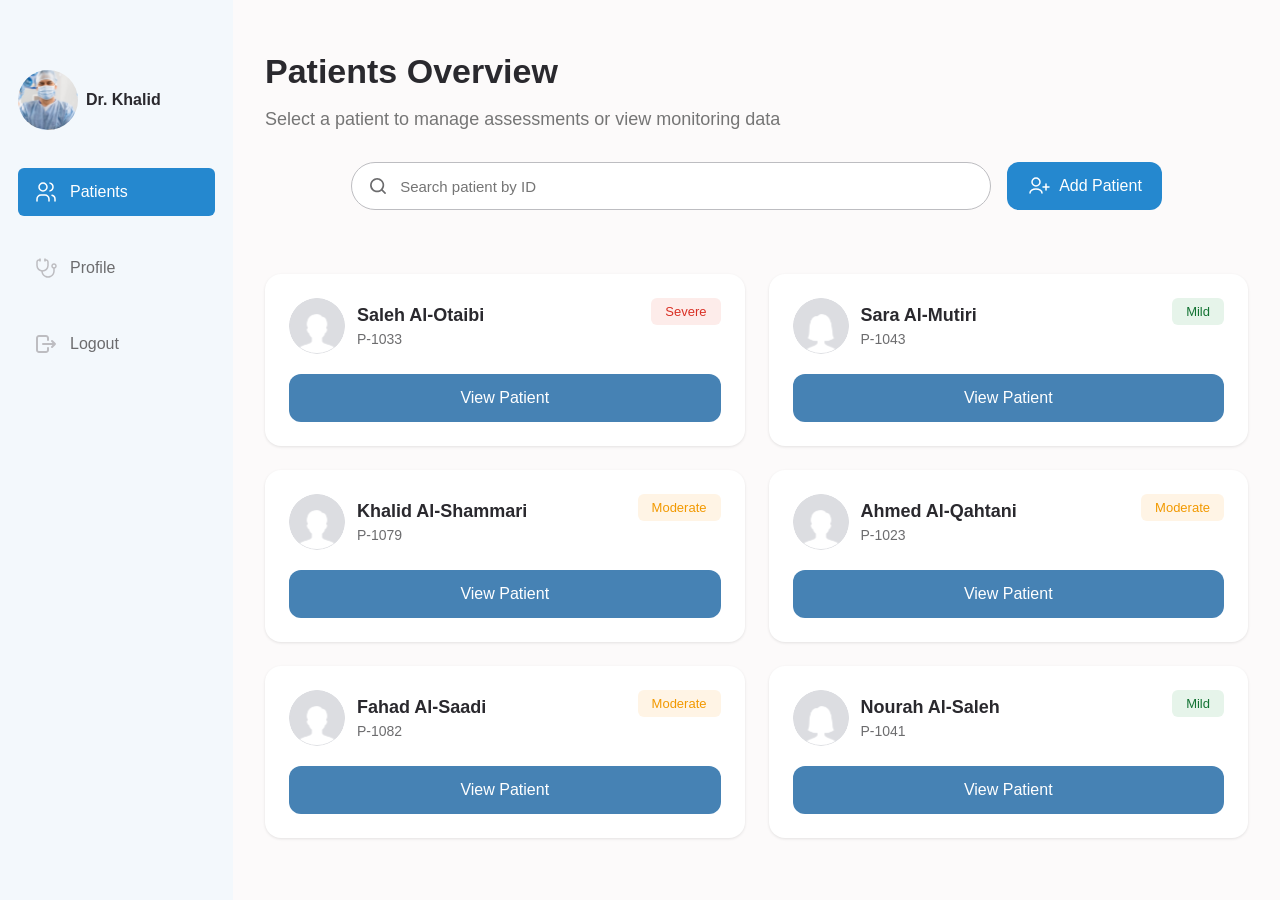
<file: index.html>
<!DOCTYPE html>
<html lang="en">
  <head>
    <meta charset="utf-8" />
    <meta name="viewport" content="width=device-width, initial-scale=1" />
    <title>Patients Overview - Dr. Khalid</title>
    <link rel="stylesheet" href="styles.css" />
  </head>
  
  <body>
    <div class="patients-page">
      <!-- ============================================
           SIDEBAR - القائمة الجانبية
      ============================================= -->
      <aside class="sidebar" id="sidebar" role="navigation" aria-label="Main navigation">
        <div class="sidebar-profile">
          <img src="img/Doctor.svg" alt="Dr. Khalid profile picture" />
          <span class="doctor-name">Dr. Khalid</span>
        </div>

        <nav class="sidebar-menu">
          <a href="#patients" class="menu-item active">
            <img src="img/patients icon.svg"/>
            <span>Patients</span>
          </a>
          <a href="#profile" class="menu-item">
            <img src="img/stethoscope.svg"/>
            <span>Profile</span>
          </a>
          <a href="#logout" class="menu-item logout">
            <img src="img/logout.svg"/>
            <span>Logout</span>
          </a>
        </nav>
      </aside>

      <!-- ============================================
           MAIN CONTENT - المحتوى الرئيسي
      ============================================= -->
      <main class="patients-content">
        <header class="patients-header">
          <h1>Patients Overview</h1>
          <p>Select a patient to manage assessments or view monitoring data</p>

          <div class="patients-actions">
            <input
              type="search"
              class="search-input"
              placeholder="Search patient by ID"
              aria-label="Search patient by ID"
            />
            <button class="btn btn-primary" id="addPatientBtn">
              <img src="img/addPatient.svg"/>
              <span>Add Patient</span>
            </button>
          </div>
        </header>

        <!-- ============================================
             PATIENTS GRID - شبكة بطاقات المرضى
        ============================================= -->
        <section class="patients-grid">
          <!-- Patient Cards -->
          <article class="patient-card" data-age="35" data-room="R-101">
            <div class="patient-card-header">
              <div class="patient-info">
                <img src="img/male pic.svg" alt="Saleh Al-Otaibi" />
                <div>
                  <h2 class="patient-name">Saleh Al-Otaibi</h2>
                  <span class="patient-id">P-1033</span>
                </div>
              </div>
              <span class="patient-status severe">Severe</span>
            </div>
            <button class="btn btn-secondary view-patient-btn">View Patient</button>
          </article>

          <article class="patient-card" data-age="28" data-room="R-205">
            <div class="patient-card-header">
              <div class="patient-info">
                <img src="img/female.svg" alt="Sara Al-Mutiri" />
                <div>
                  <h2 class="patient-name">Sara Al-Mutiri</h2>
                  <span class="patient-id">P-1043</span>
                </div>
              </div>
              <span class="patient-status mild">Mild</span>
            </div>
            <button class="btn btn-secondary view-patient-btn">View Patient</button>
          </article>

          <article class="patient-card" data-age="42" data-room="R-206">
            <div class="patient-card-header">
              <div class="patient-info">
                <img src="img/male pic.svg" alt="Khalid Al-Shammari" />
                <div>
                  <h2 class="patient-name">Khalid Al-Shammari</h2>
                  <span class="patient-id">P-1079</span>
                </div>
              </div>
              <span class="patient-status moderate">Moderate</span>
            </div>
            <button class="btn btn-secondary view-patient-btn">View Patient</button>
          </article>

          <article class="patient-card" data-age="55" data-room="R-103">
            <div class="patient-card-header">
              <div class="patient-info">
                <img src="img/male pic.svg" alt="Ahmed Al-Qahtani" />
                <div>
                  <h2 class="patient-name">Ahmed Al-Qahtani</h2>
                  <span class="patient-id">P-1023</span>
                </div>
              </div>
              <span class="patient-status moderate">Moderate</span>
            </div>
            <button class="btn btn-secondary view-patient-btn">View Patient</button>
          </article>

          <article class="patient-card" data-age="48" data-room="R-304">
            <div class="patient-card-header">
              <div class="patient-info">
                <img src="img/male pic.svg" alt="Fahad Al-Saadi" />
                <div>
                  <h2 class="patient-name">Fahad Al-Saadi</h2>
                  <span class="patient-id">P-1082</span>
                </div>
              </div>
              <span class="patient-status moderate">Moderate</span>
            </div>
            <button class="btn btn-secondary view-patient-btn">View Patient</button>
          </article>

          <article class="patient-card" data-age="32" data-room="R-208">
            <div class="patient-card-header">
              <div class="patient-info">
                <img src="img/female.svg" alt="Nourah Al-Saleh" />
                <div>
                  <h2 class="patient-name">Nourah Al-Saleh</h2>
                  <span class="patient-id">P-1041</span>
                </div>
              </div>
              <span class="patient-status mild">Mild</span>
            </div>
            <button class="btn btn-secondary view-patient-btn">View Patient</button>
          </article>
        </section>
      </main>
    </div>

    <!-- ============================================
         ADD PATIENT MODAL - نافذة إضافة مريض
    ============================================= -->
    <div class="modal-overlay" id="addPatientModal">
      <div class="modal">
        <h2>Add New Patient</h2>
        
        <form class="add-patient-form" id="addPatientForm">
          <div class="form-grid">
            <div class="form-group">
              <label>Full Name</label>
              <input type="text" id="fullName" placeholder="Enter patient full name" />
              <span class="error-message" id="nameError"></span>
            </div>

            <div class="form-group">
              <label>Gender</label>
              <div class="gender-options">
                <label><input type="radio" name="gender" value="male"/> Male</label>
                <label><input type="radio" name="gender" value="female" /> Female</label>
              </div>
            </div>

            <div class="form-group">
              <label>Patient ID</label>
              <input type="text" id="patientId" placeholder="e.g., P-1097" />
              <span class="error-message" id="patientIdError"></span>
            </div>

            <div class="form-group">
              <label>Room Number</label>
              <input type="text" id="roomNumber" placeholder="e.g., R-206" />
              <span class="error-message" id="roomError"></span>
            </div>

            <div class="form-group">
              <label>Age</label>
              <input type="text" id="age" inputmode="numeric" pattern="[0-9]*" placeholder="Enter patient Age" />
              <span class="error-message" id="ageError"></span>
            </div>
          </div>

          <button type="submit" class="btn btn-primary">+ Add</button>
        </form>
      </div>
    </div>

    <!-- ============================================
         PATIENT DETAILS MODAL - نافذة تفاصيل المريض
    ============================================= -->
    <div class="modal-overlay" id="patientDetailsModal">
      <div class="modal patient-details-modal">
        <button class="patient-info-btn-top" id="patientInfoBtn">
          <img src="img/patients icon.svg" alt="Info" />
          Patient Info
        </button>

        <div class="modal-patient-center">
          <img src="img/male pic.svg" alt="Patient" id="modalPatientAvatar" class="modal-patient-avatar" />
          <h2 id="modalPatientName">Khalid Al-Shammari</h2>
          <p id="modalPatientDetails">P-1079 | Age: 42 | R-206</p>
          <span class="patient-status moderate" id="modalPatientStatus">Moderate</span>
        </div>

        <div class="modal-actions">
          <button class="btn btn-action" id="viewGcsBtn">View GCS Assessments</button>
          <button class="btn btn-action" id="viewMonitoringBtn">View Monitoring</button>
        </div>
      </div>
    </div>

    <!-- ============================================
         JAVASCRIPT
    ============================================= -->
    <script>
      // ============================================
      // 1. DOM ELEMENTS - عناصر الصفحة
      // ============================================
      const DOM = {
        // Sidebar
        sidebar: document.getElementById("sidebar"),
        
        // Add Patient Modal
        addPatientModal: document.getElementById("addPatientModal"),
        addPatientForm: document.getElementById("addPatientForm"),
        addPatientBtn: document.getElementById("addPatientBtn"),
        patientsGrid: document.querySelector(".patients-grid"),
        
        // Patient Details Modal
        patientDetailsModal: document.getElementById("patientDetailsModal"),
        modalPatientAvatar: document.getElementById("modalPatientAvatar"),
        modalPatientName: document.getElementById("modalPatientName"),
        modalPatientDetails: document.getElementById("modalPatientDetails"),
        modalPatientStatus: document.getElementById("modalPatientStatus"),
        patientInfoBtn: document.getElementById("patientInfoBtn"),
        viewGcsBtn: document.getElementById("viewGcsBtn"),
        viewMonitoringBtn: document.getElementById("viewMonitoringBtn"),
        
        // Form Inputs
        inputs: {
          fullName: document.getElementById("fullName"),
          patientId: document.getElementById("patientId"),
          roomNumber: document.getElementById("roomNumber"),
          age: document.getElementById("age")
        },
        
        // Error Messages
        errors: {
          name: document.getElementById("nameError"),
          patientId: document.getElementById("patientIdError"),
          room: document.getElementById("roomError"),
          age: document.getElementById("ageError")
        }
      };

      // ============================================
      // 2. VALIDATION RULES - قواعد التحقق
      // ============================================
      const VALIDATION_RULES = {
        fullName: {
          required: true,
          minLength: 2,
          maxLength: 100,
          pattern: /^[a-zA-Z\u0600-\u06FF\s]+$/,
          minWords: 2,
          messages: {
            required: "الاسم الكامل مطلوب",
            minLength: "الاسم قصير جداً (على الأقل حرفين)",
            maxLength: "الاسم طويل جداً (أقصى حد 100 حرف)",
            pattern: "الاسم يجب أن يحتوي على حروف فقط",
            minWords: "الرجاء إدخال الاسم الكامل (الأول والعائلة)"
          }
        },
        patientId: {
          required: true,
          pattern: /^P-\d{1,6}$/,
          messages: {
            required: "Patient ID مطلوب",
            pattern: "الصيغة يجب أن تكون: P-1234"
          }
        },
        roomNumber: {
          required: true,
          pattern: /^R-\d{1,4}$/,
          messages: {
            required: "رقم الغرفة مطلوب",
            pattern: "الصيغة يجب أن تكون: R-123"
          }
        },
        age: {
          required: true,
          min: 1,
          max: 150,
          messages: {
            required: "العمر مطلوب",
            notNumber: "العمر يجب أن يكون رقماً",
            range: "العمر يجب أن يكون بين 1 و 150"
          }
        }
      };

      // ============================================
      // 3. VALIDATORS - دوال التحقق
      // ============================================
      const Validators = {
        /**
         * التحقق من الاسم الكامل
         */
        fullName(value) {
          const trimmed = value.trim();
          const rules = VALIDATION_RULES.fullName;
          
          if (!trimmed) return { valid: false, message: rules.messages.required };
          if (trimmed.length < rules.minLength) return { valid: false, message: rules.messages.minLength };
          if (trimmed.length > rules.maxLength) return { valid: false, message: rules.messages.maxLength };
          if (!rules.pattern.test(trimmed)) return { valid: false, message: rules.messages.pattern };
          
          const words = trimmed.split(/\s+/).filter(word => word.length > 0);
          if (words.length < rules.minWords) return { valid: false, message: rules.messages.minWords };
          
          return { valid: true };
        },

        /**
         * التحقق من Patient ID
         */
        patientId(value) {
          const trimmed = value.trim();
          const rules = VALIDATION_RULES.patientId;
          
          if (!trimmed) return { valid: false, message: rules.messages.required };
          if (!rules.pattern.test(trimmed)) return { valid: false, message: rules.messages.pattern };
          
          return { valid: true };
        },

        /**
         * التحقق من رقم الغرفة
         */
        roomNumber(value) {
          const trimmed = value.trim();
          const rules = VALIDATION_RULES.roomNumber;
          
          if (!trimmed) return { valid: false, message: rules.messages.required };
          if (!rules.pattern.test(trimmed)) return { valid: false, message: rules.messages.pattern };
          
          return { valid: true };
        },

        /**
         * التحقق من العمر
         */
        age(value) {
          const trimmed = value.trim();
          const rules = VALIDATION_RULES.age;
          
          if (!trimmed) return { valid: false, message: rules.messages.required };
          
          const age = parseInt(trimmed);
          if (isNaN(age)) return { valid: false, message: rules.messages.notNumber };
          if (age < rules.min || age > rules.max) return { valid: false, message: rules.messages.range };
          
          return { valid: true };
        }
      };

      // ============================================
      // 4. UI HELPERS - دوال مساعدة للواجهة
      // ============================================
      const UI = {
        /**
         * عرض رسالة خطأ
         */
        showError(input, errorElement, message) {
          input.parentElement.classList.add("has-error");
          errorElement.textContent = message;
        },

        /**
         * إخفاء رسالة خطأ
         */
        clearError(input, errorElement) {
          input.parentElement.classList.remove("has-error");
          errorElement.textContent = "";
        },

        /**
         * فتح modal
         */
        openModal(modal) {
          modal.classList.add("show");
        },

        /**
         * إغلاق modal
         */
        closeModal(modal) {
          modal.classList.remove("show");
        },

        /**
         * اختيار صورة المريض حسب الجنس
         */
        getAvatarByGender(gender) {
          return gender === "female" ? "img/female.svg" : "img/male pic.svg";
        }
      };

      // ============================================
      // 5. VALIDATION SETUP - إعداد التحقق التلقائي
      // ============================================
      const validationConfig = [
        { input: DOM.inputs.fullName, error: DOM.errors.name, validator: Validators.fullName },
        { input: DOM.inputs.patientId, error: DOM.errors.patientId, validator: Validators.patientId },
        { input: DOM.inputs.roomNumber, error: DOM.errors.room, validator: Validators.roomNumber },
        { input: DOM.inputs.age, error: DOM.errors.age, validator: Validators.age }
      ];

      // ربط أحداث blur لجميع الحقول
      validationConfig.forEach(({ input, error, validator }) => {
        input.addEventListener("blur", () => {
          const result = validator(input.value);
          if (!result.valid) {
            UI.showError(input, error, result.message);
          } else {
            UI.clearError(input, error);
          }
        });
      });

      // منع إدخال غير الأرقام في حقل العمر
      DOM.inputs.age.addEventListener("input", (e) => {
        e.target.value = e.target.value.replace(/[^0-9]/g, "");
      });

      // ============================================
      // 6. PATIENT OPERATIONS - عمليات المرضى
      // ============================================
      const PatientOperations = {
        /**
         * جمع بيانات المريض من الفورم
         */
        getFormData() {
          const selectedGender = DOM.addPatientForm.querySelector('input[name="gender"]:checked');
          
          return {
            name: DOM.inputs.fullName.value.trim(),
            id: DOM.inputs.patientId.value.trim(),
            age: DOM.inputs.age.value.trim(),
            room: DOM.inputs.roomNumber.value.trim(),
            gender: selectedGender ? selectedGender.value : null
          };
        },

        /**
         * التحقق من جميع الحقول
         */
        validateAllFields(patient) {
          let isValid = true;

          // التحقق من الاسم
          const nameCheck = Validators.fullName(patient.name);
          if (!nameCheck.valid) {
            UI.showError(DOM.inputs.fullName, DOM.errors.name, nameCheck.message);
            isValid = false;
          } else {
            UI.clearError(DOM.inputs.fullName, DOM.errors.name);
          }

          // التحقق من Patient ID
          const idCheck = Validators.patientId(patient.id);
          if (!idCheck.valid) {
            UI.showError(DOM.inputs.patientId, DOM.errors.patientId, idCheck.message);
            isValid = false;
          } else {
            UI.clearError(DOM.inputs.patientId, DOM.errors.patientId);
          }

          // التحقق من رقم الغرفة
          const roomCheck = Validators.roomNumber(patient.room);
          if (!roomCheck.valid) {
            UI.showError(DOM.inputs.roomNumber, DOM.errors.room, roomCheck.message);
            isValid = false;
          } else {
            UI.clearError(DOM.inputs.roomNumber, DOM.errors.room);
          }

          // التحقق من العمر
          const ageCheck = Validators.age(patient.age);
          if (!ageCheck.valid) {
            UI.showError(DOM.inputs.age, DOM.errors.age, ageCheck.message);
            isValid = false;
          } else {
            UI.clearError(DOM.inputs.age, DOM.errors.age);
          }

          if (!patient.gender) {
            alert("الرجاء اختيار الجنس (ذكر أو أنثى)");
            isValid = false;
          }

          return isValid;
        },

        /**
         * إنشاء بطاقة مريض جديدة
         */
        createPatientCard(patient) {
          const avatar = UI.getAvatarByGender(patient.gender);
          const card = document.createElement("article");
          card.className = "patient-card";
          card.dataset.age = patient.age;
          card.dataset.room = patient.room;
          
          card.innerHTML = `
            <div class="patient-card-header">
              <div class="patient-info">
                <img src="${avatar}" alt="${patient.name}" />
                <div>
                  <h2 class="patient-name">${patient.name}</h2>
                  <span class="patient-id">${patient.id}</span>
                </div>
              </div>
              <span class="patient-status mild">Mild</span>
            </div>
            <button class="btn btn-secondary view-patient-btn">View Patient</button>
          `;
          
          // ربط زر View Patient
          const viewBtn = card.querySelector(".view-patient-btn");
          viewBtn.addEventListener("click", () => {
            this.openPatientDetails({
              name: patient.name,
              id: patient.id,
              age: patient.age,
              room: patient.room,
              gender: patient.gender,
              status: "mild"
            });
          });
          
          return card;
        },

        /**
         * استخراج بيانات المريض من البطاقة
         */
        extractPatientDataFromCard(card) {
          const name = card.querySelector(".patient-name").textContent;
          const id = card.querySelector(".patient-id").textContent;
          const statusEl = card.querySelector(".patient-status");
          const status = statusEl.textContent.toLowerCase();
          const avatar = card.querySelector(".patient-info img").src;
          const gender = avatar.includes("female") ? "female" : "male";
          const age = card.dataset.age || "42";
          const room = card.dataset.room || "R-206";
          
          return { name, id, age, room, gender, status };
        },

        /**
         * فتح نافذة تفاصيل المريض
         */
        openPatientDetails(patient) {
          window.currentPatientData = patient;
          
          const avatar = UI.getAvatarByGender(patient.gender);
          DOM.modalPatientAvatar.src = avatar;
          DOM.modalPatientName.textContent = patient.name;
          DOM.modalPatientDetails.textContent = `${patient.id} | Age: ${patient.age} | ${patient.room}`;
          DOM.modalPatientStatus.textContent = patient.status.charAt(0).toUpperCase() + patient.status.slice(1);
          DOM.modalPatientStatus.className = `patient-status ${patient.status}`;
          
          UI.openModal(DOM.patientDetailsModal);
        }
      };

      // ============================================
      // 7. EVENT HANDLERS - معالجات الأحداث
      // ============================================
      
      // Sidebar toggle
      DOM.sidebar.addEventListener("click", (e) => {
        if (e.target.closest("a")) return;
        DOM.sidebar.classList.toggle("collapsed");
      });

      // ============================================
      // SEARCH - البحث عن المريض بالـ ID
      // ============================================
      const searchInput = document.querySelector('.search-input');
      
      searchInput.addEventListener('input', (e) => {
        const searchTerm = e.target.value.toLowerCase().trim();
        const cards = document.querySelectorAll('.patient-card');
        
        cards.forEach(card => {
          const patientId = card.querySelector('.patient-id').textContent.toLowerCase();
          
          // إذا الـ ID يطابق البحث، أظهر البطاقة، وإلا أخفها
          if (patientId.includes(searchTerm)) {
            card.style.display = 'flex';
          } else {
            card.style.display = 'none';
          }
        });
      });

      // فتح نافذة إضافة مريض
      DOM.addPatientBtn.addEventListener("click", () => {
        UI.openModal(DOM.addPatientModal);
      });

      // إغلاق النوافذ عند الضغط على الخلفية
      [DOM.addPatientModal, DOM.patientDetailsModal].forEach(modal => {
        modal.addEventListener("click", (e) => {
          if (e.target === modal) {
            UI.closeModal(modal);
            if (modal === DOM.addPatientModal) {
              DOM.addPatientForm.reset();
              validationConfig.forEach(({ input, error }) => {
                UI.clearError(input, error);
              });
            }
          }
        });
      });

      // إضافة مريض جديد
      DOM.addPatientForm.addEventListener("submit", (e) => {
        e.preventDefault();
        
        const patient = PatientOperations.getFormData();
        
        if (!PatientOperations.validateAllFields(patient)) return;
        
        const card = PatientOperations.createPatientCard(patient);
        DOM.patientsGrid.prepend(card);
        
        UI.closeModal(DOM.addPatientModal);
        DOM.addPatientForm.reset();
        validationConfig.forEach(({ input, error }) => {
          UI.clearError(input, error);
        });
      });

      // ربط أزرار View Patient الموجودة
      document.addEventListener("DOMContentLoaded", () => {
        document.querySelectorAll(".view-patient-btn").forEach(btn => {
          btn.addEventListener("click", (e) => {
            const card = e.target.closest(".patient-card");
            const patientData = PatientOperations.extractPatientDataFromCard(card);
            PatientOperations.openPatientDetails(patientData);
          });
        });
      });

      // زر Patient Info
      DOM.patientInfoBtn.addEventListener("click", () => {
        if (window.currentPatientData) {
          localStorage.setItem('currentPatient', JSON.stringify(window.currentPatientData));
          window.location.href = 'patient-info.html';
        }
      });

      // أزرار GCS و Monitoring
      DOM.viewGcsBtn.addEventListener("click", () => {
        console.log("View GCS Assessments clicked");
        // TODO: ربط مع صفحة GCS
      });

      DOM.viewMonitoringBtn.addEventListener("click", () => {
        console.log("View Monitoring clicked");
        // TODO: ربط مع صفحة Monitoring
      });
    </script>
  </body>
</html>
</file>
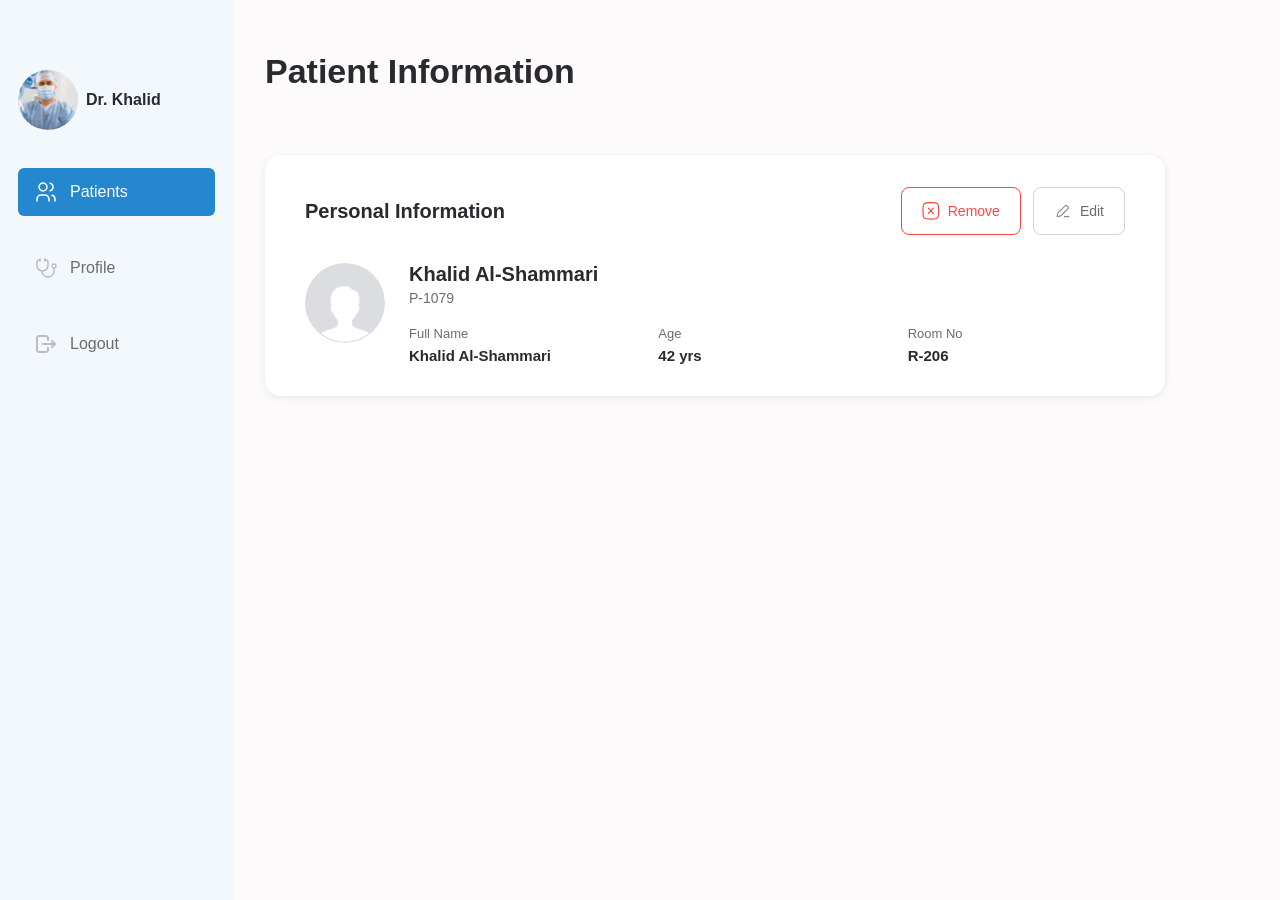
<file: patient-info.html>
<!DOCTYPE html>
<html lang="en">
  <head>
    <meta charset="utf-8" />
    <meta name="viewport" content="width=device-width, initial-scale=1" />
    <title>Patient Information - Dr. Khalid</title>
    <link rel="stylesheet" href="styles.css" />
  </head>

  <body>
    <div class="patients-page">
      <!-- ============================================
           SIDEBAR
      ============================================= -->
      <aside class="sidebar" id="sidebar" role="navigation" aria-label="Main navigation">
        <div class="sidebar-profile">
          <img src="img/Doctor.svg" alt="Dr. Khalid profile picture" />
          <span class="doctor-name">Dr. Khalid</span>
        </div>

        <nav class="sidebar-menu">
          <a href="index.html" class="menu-item active">
            <img src="img/patients icon.svg"/>
            <span>Patients</span>
          </a>
          <a href="#profile" class="menu-item">
            <img src="img/stethoscope.svg"/>
            <span>Profile</span>
          </a>
          <a href="#logout" class="menu-item logout">
            <img src="img/logout.svg"/>
            <span>Logout</span>
          </a>
        </nav>
      </aside>

      <!-- ============================================
           MAIN CONTENT
      ============================================= -->
      <main class="patients-content">
        <header class="patients-header">
          <h1>Patient Information</h1>
        </header>

        <section class="patient-info-section">
          <div class="patient-info-header-bar">
            <h2>Personal Information</h2>
            <div class="patient-info-actions">
              <button class="btn btn-remove" id="removeBtn">
                <img src="img/remove.svg" alt="Remove" />
                Remove
              </button>
              <button class="btn btn-edit" id="editBtn">
                <img src="img/edit.svg" alt="Edit" />
                Edit
              </button>
            </div>
          </div>

          <div class="patient-info-card-main">
            <img src="img/male pic.svg" alt="Patient" id="patientAvatar" class="patient-info-avatar" />
            
            <div class="patient-info-details">
              <div class="patient-info-name-id">
                <h3 id="patientName">Khalid Al-Shammari</h3>
                <span id="patientId">P-1079</span>
              </div>

              <div class="patient-info-grid">
                <div class="info-item">
                  <span class="info-label">Full Name</span>
                  <span class="info-value" id="patientFullName">Khalid Al-Shammari</span>
                </div>
                
                <div class="info-item">
                  <span class="info-label">Age</span>
                  <span class="info-value" id="patientAge">42 yrs</span>
                </div>
                
                <div class="info-item">
                  <span class="info-label">Room No</span>
                  <span class="info-value" id="patientRoom">R-206</span>
                </div>
              </div>
            </div>
          </div>
        </section>
      </main>
    </div>

    <!-- ============================================
         EDIT PATIENT MODAL
    ============================================= -->
    <div class="modal-overlay" id="editPatientModal">
      <div class="modal edit-patient-modal">
        <h2>Personal Information</h2>

        <form class="edit-patient-form" id="editPatientForm">
          <div class="edit-form-center">
            <img src="img/male pic.svg" alt="Patient" id="editPatientAvatar" class="edit-patient-avatar" />
            
            <div class="edit-form-group">
              <label>Full Name</label>
              <input type="text" id="editFullName" placeholder="Enter full name" />
              <span class="error-message" id="editNameError"></span>
            </div>

            <div class="edit-form-group">
              <label>Age</label>
              <input type="text" id="editAge" inputmode="numeric" pattern="[0-9]*" placeholder="Enter age" />
              <span class="error-message" id="editAgeError"></span>
            </div>

            <div class="edit-form-group">
              <label>Room no</label>
              <input type="text" id="editRoom" placeholder="Enter room number" />
              <span class="error-message" id="editRoomError"></span>
            </div>
          </div>

          <div class="edit-modal-actions">
            <button type="submit" class="btn btn-save">Save</button>
            <button type="button" class="btn btn-cancel" id="cancelEditBtn">Cancel</button>
          </div>
        </form>
      </div>
    </div>

    <!-- ============================================
         JAVASCRIPT
    ============================================= -->
    <script>
      // ============================================
      // 1. DOM ELEMENTS
      // ============================================
      const DOM = {
        sidebar: document.getElementById("sidebar"),
        editModal: document.getElementById("editPatientModal"),
        editForm: document.getElementById("editPatientForm"),
        editBtn: document.getElementById("editBtn"),
        removeBtn: document.getElementById("removeBtn"),
        cancelBtn: document.getElementById("cancelEditBtn"),
        
        inputs: {
          editFullName: document.getElementById('editFullName'),
          editAge: document.getElementById('editAge'),
          editRoom: document.getElementById('editRoom')
        },
        
        errors: {
          editName: document.getElementById('editNameError'),
          editAge: document.getElementById('editAgeError'),
          editRoom: document.getElementById('editRoomError')
        },
        
        display: {
          avatar: document.getElementById('patientAvatar'),
          name: document.getElementById('patientName'),
          id: document.getElementById('patientId'),
          fullName: document.getElementById('patientFullName'),
          age: document.getElementById('patientAge'),
          room: document.getElementById('patientRoom'),
          editAvatar: document.getElementById('editPatientAvatar')
        }
      };

      // ============================================
      // 2. VALIDATION (نفس الـ validators من index.html)
      // ============================================
      const Validators = {
        fullName(value) {
          const trimmed = value.trim();
          if (!trimmed) return { valid: false, message: "الاسم الكامل مطلوب" };
          if (trimmed.length < 2) return { valid: false, message: "الاسم قصير جداً (على الأقل حرفين)" };
          if (trimmed.length > 100) return { valid: false, message: "الاسم طويل جداً (أقصى حد 100 حرف)" };
          
          const namePattern = /^[a-zA-Z\u0600-\u06FF\s]+$/;
          if (!namePattern.test(trimmed)) return { valid: false, message: "الاسم يجب أن يحتوي على حروف فقط" };
          
          const words = trimmed.split(/\s+/).filter(word => word.length > 0);
          if (words.length < 2) return { valid: false, message: "الرجاء إدخال الاسم الكامل (الأول والعائلة)" };
          
          return { valid: true };
        },

        age(value) {
          const trimmed = value.trim();
          if (!trimmed) return { valid: false, message: "العمر مطلوب" };
          
          const age = parseInt(trimmed);
          if (isNaN(age)) return { valid: false, message: "العمر يجب أن يكون رقماً" };
          if (age < 1 || age > 150) return { valid: false, message: "العمر يجب أن يكون بين 1 و 150" };
          
          return { valid: true };
        },

        roomNumber(value) {
          const trimmed = value.trim();
          if (!trimmed) return { valid: false, message: "رقم الغرفة مطلوب" };
          
          const roomPattern = /^R-\d{1,4}$/;
          if (!roomPattern.test(trimmed)) return { valid: false, message: "الصيغة يجب أن تكون: R-123" };
          
          return { valid: true };
        }
      };

      // ============================================
      // 3. UI HELPERS
      // ============================================
      const UI = {
        showError(input, errorElement, message) {
          input.parentElement.classList.add('has-error');
          errorElement.textContent = message;
        },

        clearError(input, errorElement) {
          input.parentElement.classList.remove('has-error');
          errorElement.textContent = '';
        },

        openModal(modal) {
          modal.classList.add('show');
        },

        closeModal(modal) {
          modal.classList.remove('show');
        },

        getAvatarByGender(gender) {
          return gender === 'female' ? 'img/female.svg' : 'img/male pic.svg';
        }
      };

      // ============================================
      // 4. VALIDATION SETUP
      // ============================================
      const validationConfig = [
        { input: DOM.inputs.editFullName, error: DOM.errors.editName, validator: Validators.fullName },
        { input: DOM.inputs.editAge, error: DOM.errors.editAge, validator: Validators.age },
        { input: DOM.inputs.editRoom, error: DOM.errors.editRoom, validator: Validators.roomNumber }
      ];

      // إعداد التحقق التلقائي
      validationConfig.forEach(({ input, error, validator }) => {
        input.addEventListener('blur', () => {
          const result = validator(input.value);
          if (!result.valid) {
            UI.showError(input, error, result.message);
          } else {
            UI.clearError(input, error);
          }
        });
      });

      // منع إدخال غير الأرقام في حقل العمر
      DOM.inputs.editAge.addEventListener('input', (e) => {
        e.target.value = e.target.value.replace(/[^0-9]/g, '');
      });

      // ============================================
      // 5. PATIENT DATA OPERATIONS
      // ============================================
      const PatientData = {
        data: null,

        /**
         * تحميل بيانات المريض من localStorage
         */
        load() {
          this.data = JSON.parse(localStorage.getItem('currentPatient') || '{}');
          
          if (this.data.name) {
            this.displayPatientInfo();
          }
        },

        /**
         * عرض معلومات المريض
         */
        displayPatientInfo() {
          DOM.display.name.textContent = this.data.name;
          DOM.display.id.textContent = this.data.id;
          DOM.display.fullName.textContent = this.data.name;
          DOM.display.age.textContent = this.data.age + ' yrs';
          DOM.display.room.textContent = this.data.room;
          
          const avatar = UI.getAvatarByGender(this.data.gender);
          DOM.display.avatar.src = avatar;
        },

        /**
         * حفظ البيانات المعدلة
         */
        save(newData) {
          this.data = { ...this.data, ...newData };
          localStorage.setItem('currentPatient', JSON.stringify(this.data));
          this.displayPatientInfo();
        },

        /**
         * التحقق من جميع الحقول
         */
        validateAll() {
          let isValid = true;

          validationConfig.forEach(({ input, error, validator }) => {
            const result = validator(input.value);
            if (!result.valid) {
              UI.showError(input, error, result.message);
              isValid = false;
            } else {
              UI.clearError(input, error);
            }
          });

          return isValid;
        },

        /**
         * ملء الفورم ببيانات المريض
         */
        fillEditForm() {
          DOM.inputs.editFullName.value = this.data.name;
          DOM.inputs.editAge.value = this.data.age;
          DOM.inputs.editRoom.value = this.data.room;
          
          const avatar = UI.getAvatarByGender(this.data.gender);
          DOM.display.editAvatar.src = avatar;
        },

        /**
         * مسح رسائل الخطأ
         */
        clearAllErrors() {
          validationConfig.forEach(({ input, error }) => {
            UI.clearError(input, error);
          });
        }
      };

      // ============================================
      // 6. EVENT HANDLERS
      // ============================================
      
      // Sidebar toggle
      DOM.sidebar.addEventListener("click", (e) => {
        if (e.target.closest("a")) return;
        DOM.sidebar.classList.toggle("collapsed");
      });

      // زر Edit
      DOM.editBtn.addEventListener('click', () => {
        PatientData.fillEditForm();
        UI.openModal(DOM.editModal);
      });

      // زر Cancel
      DOM.cancelBtn.addEventListener('click', () => {
        UI.closeModal(DOM.editModal);
        PatientData.clearAllErrors();
      });

      // إغلاق عند الضغط على الخلفية
      DOM.editModal.addEventListener('click', (e) => {
        if (e.target === DOM.editModal) {
          UI.closeModal(DOM.editModal);
          PatientData.clearAllErrors();
        }
      });

      // حفظ التعديلات
      DOM.editForm.addEventListener('submit', (e) => {
        e.preventDefault();
        
        if (!PatientData.validateAll()) return;
        
        const newData = {
          name: DOM.inputs.editFullName.value.trim(),
          age: DOM.inputs.editAge.value.trim(),
          room: DOM.inputs.editRoom.value.trim()
        };
        
        PatientData.save(newData);
        UI.closeModal(DOM.editModal);
        alert('تم حفظ التعديلات بنجاح!');
      });

      // زر Remove
      DOM.removeBtn.addEventListener('click', () => {
        if (confirm('هل أنت متأكد من حذف هذا المريض؟')) {
          alert('تم حذف المريض');
          window.location.href = 'index.html';
        }
      });

      // ============================================
      // 7. INITIALIZATION
      // ============================================
      PatientData.load();
    </script>
  </body>
</html>
</file>
<file: styles.css>
/* ========================================
   PATIENT MANAGEMENT SYSTEM - STYLES
   نظام إدارة المرضى - ملف التنسيقات
======================================== */

/* ========================================
   1. GLOBAL RESET
   إعادة تعيين الإعدادات العامة للمتصفح
======================================== */
* {
  box-sizing: border-box;
  -webkit-font-smoothing: antialiased;
}

body {
  margin: 0;
  font-family: "Plus Jakarta Sans", Helvetica, Arial, sans-serif;
  background-color: #fcfafa;
}

a {
  text-decoration: none;
}

button {
  border: none;
  cursor: pointer;
  font-family: inherit;
}

button:focus-visible {
  outline: 2px solid #2588cf;
}

/* ========================================
   2. CSS VARIABLES
   المتغيرات المشتركة للألوان والأحجام
======================================== */
:root {
  --primary: #2588cf;
  --sidebar-bg: #f3f8fc;
  --text-dark: #2a292e;
  --text-muted: #6c6c6e;
  --border-light: #bdbdc1;
  --white: #ffffff;
  --radius-sm: 6px;
  --radius-md: 8px;
  --radius-lg: 16px;
}

/* ========================================
   3. PAGE LAYOUT
   تخطيط الصفحة الرئيسي
======================================== */
.patients-page {
  display: flex;
  min-height: 100vh;
}

/* ========================================
   4. SIDEBAR
   القائمة الجانبية
======================================== */
.sidebar {
  width: 233px;
  background-color: var(--sidebar-bg);
  padding: 70px 18px;
  display: flex;
  flex-direction: column;
  gap: 38px;
  transition: width 0.3s ease;
  overflow: hidden;
  cursor: pointer;
}

.sidebar.collapsed {
  width: 80px;
}

.sidebar.collapsed .doctor-name,
.sidebar.collapsed .menu-item span {
  opacity: 0;
  width: 0;
  overflow: hidden;
}

.menu-item {
  display: flex;
  align-items: center;
  gap: 12px;
}

.sidebar-profile {
  display: flex;
  align-items: center;
  gap: 8px;
}

.sidebar-profile img {
  width: 60px;
  height: 60px;
}

.doctor-name {
  font-weight: 600;
  color: var(--text-dark);
}

.sidebar-menu {
  display: flex;
  flex-direction: column;
  gap: 28px;
}

.menu-item {
  padding: 12px 16px;
  border-radius: var(--radius-sm);
  color: var(--text-muted);
  transition: all 0.2s;
}

.menu-item.active {
  background-color: #2588CF;
  color: var(--white);
}

.menu-item.logout {
  color: var(--text-muted);
}

.menu-item.logout.active {
  background-color: #F44336;
  color: var(--white);
}

.menu-item.active img {
  filter: brightness(0) invert(1);
}

/* ========================================
   5. MAIN CONTENT
   المحتوى الرئيسي
======================================== */
.patients-content {
  flex: 1;
  padding: 52px 32px;
  display: flex;
  flex-direction: column;
  gap: 64px;
}

.patients-header h1 {
  margin: 0;
  font-size: 34px;
  color: var(--text-dark);
}

.patients-header p {
  color: #757575;
  font-size: 18px;
}

.patients-actions {
  margin-top: 32px;
  display: flex;
  gap: 16px;
  align-items: center;
  justify-content: center;
}

.search-input {
  width: 640px;
  height: 48px;
  padding: 0 20px 0 48px;
  border-radius: 50px;
  border: 1px solid var(--border-light);
  font-size: 15px;
  background-image: url("img/search.svg");
  background-repeat: no-repeat;
  background-position: 16px center;
  background-size: 20px 20px;
}

/* ========================================
   6. BUTTONS
   تنسيقات الأزرار
======================================== */
.btn {
  height: 48px;
  padding: 0 20px;
  border-radius: 12px;
  font-size: 16px;
  font-weight: 500;
  display: flex;
  align-items: center;
  justify-content: center;
  gap: 8px;
  transition: all 0.2s;
}

.btn-primary {
  background-color: var(--primary);
  color: var(--white);
}

.btn-primary:hover {
  background-color: #1e6ba8;
}

.btn-secondary {
  background-color: #4682b4;
  color: var(--white);
  width: 100%;
}

.btn-secondary:hover {
  background-color: #3a6d96;
}

/* ========================================
   7. PATIENTS GRID
   شبكة عرض بطاقات المرضى
======================================== */
.patients-grid {
  display: grid;
  grid-template-columns: repeat(auto-fit, minmax(340px, 1fr));
  gap: 24px;
  max-width: 100%;
}

/* ========================================
   8. PATIENT CARD
   بطاقة المريض الواحدة
======================================== */
.patient-card {
  background-color: var(--white);
  border-radius: var(--radius-lg);
  padding: 24px;
  display: flex;
  flex-direction: column;
  gap: 20px;
  box-shadow: 0 1px 3px rgba(0, 0, 0, 0.1);
  transition: box-shadow 0.2s;
}

.patient-card-header {
  display: flex;
  align-items: flex-start;
  justify-content: space-between;
  gap: 12px;
}

.patient-info {
  display: flex;
  align-items: center;
  gap: 12px;
}

.patient-info img {
  width: 56px;
  height: 56px;
  border-radius: 50%;
}

.patient-name {
  margin: 0 0 4px 0;
  font-size: 18px;
  font-weight: 600;
  color: var(--text-dark);
}

.patient-id {
  font-size: 14px;
  color: var(--text-muted);
}

/* ========================================
   9. STATUS BADGES
   شارات حالة المريض
======================================== */
.patient-status {
  padding: 6px 14px;
  border-radius: var(--radius-sm);
  font-size: 13px;
  font-weight: 500;
  white-space: nowrap;
}

.patient-status.severe {
  background-color: #fdecea;
  color: #d93025;
}

.patient-status.moderate {
  background-color: #fff4e5;
  color: #f29900;
}

.patient-status.mild {
  background-color: #e6f4ea;
  color: #137333;
}

/* ========================================
   10. MODAL SYSTEM
   نظام النوافذ المنبثقة
======================================== */
.modal-overlay {
  position: fixed;
  inset: 0;
  background: rgba(0, 0, 0, 0.35);
  display: none;
  align-items: center;
  justify-content: center;
  z-index: 999;
}

.modal-overlay.show {
  display: flex;
}

.modal {
  background: var(--white);
  width: 720px;
  padding: 32px;
  border-radius: 16px;
  box-shadow: 0 10px 30px rgba(0, 0, 0, 0.15);
}

.modal h2 {
  margin: 0 0 24px 0;
  text-align: center;
  color: var(--text-dark);
}

/* ========================================
   11. ADD PATIENT FORM
   فورم إضافة مريض جديد
======================================== */
.add-patient-form {
  display: flex;
  flex-direction: column;
  gap: 24px;
}

.form-grid {
  display: grid;
  grid-template-columns: 1fr 1fr;
  gap: 20px;
}

.form-group {
  display: flex;
  flex-direction: column;
  gap: 8px;
}

.form-group label {
  font-size: 14px;
  color: var(--text-dark);
}

.form-group input {
  height: 42px;
  padding: 0 12px;
  border-radius: 8px;
  border: 1px solid var(--border-light);
  font-size: 14px;
}

.gender-options {
  display: flex;
  gap: 20px;
  align-items: center;
}

.add-patient-form button {
  align-self: center;
  width: 200px;
}

/* ========================================
   12. FORM VALIDATION
   رسائل الخطأ
======================================== */
.error-message {
  color: #e74c3c;
  font-size: 12px;
  margin-top: 6px;
  display: block;
  font-weight: 400;
  opacity: 0;
  height: 0;
  overflow: hidden;
  transition: all 0.2s ease;
}

.form-group.has-error input,
.edit-form-group.has-error input {
  border-color: #e74c3c;
  background-color: #fff5f5;
}

.form-group.has-error .error-message,
.edit-form-group.has-error .error-message {
  opacity: 1;
  height: auto;
  margin-top: 6px;
}

.form-group.has-error input:focus,
.edit-form-group.has-error input:focus {
  outline: 2px solid #e74c3c;
  outline-offset: 1px;
}

/* ========================================
   13. PATIENT DETAILS MODAL
   نافذة تفاصيل المريض
======================================== */
.patient-details-modal {
  width: 550px;
  padding: 36px;
  display: flex;
  flex-direction: column;
  gap: 28px;
  position: relative;
  background-color: #FCFAFA;
}

.patient-info-btn-top {
  position: absolute;
  top: 24px;
  right: 24px;
  display: flex;
  align-items: center;
  gap: 6px;
  padding: 10px 16px;
  background-color: #FFFFFF;
  border: 1px solid #d5d5d5;
  border-radius: 6px;
  font-size: 13px;
  color: #6C6C6E;
  cursor: pointer;
  transition: all 0.2s;
  white-space: nowrap;
}

.patient-info-btn-top:hover {
  background-color: #f5f5f5;
  border-color: #b5b5b5;
}

.patient-info-btn-top img {
  width: 18px;
  height: 18px;
  filter: brightness(0) saturate(100%) invert(44%) sepia(0%) saturate(0%) hue-rotate(184deg) brightness(95%) contrast(87%);
}

.modal-patient-center {
  display: flex;
  flex-direction: column;
  align-items: center;
  gap: 12px;
  text-align: center;
}

.modal-patient-avatar {
  width: 100px;
  height: 100px;
  border-radius: 50%;
  object-fit: cover;
  margin-bottom: 8px;
}

.modal-patient-center h2 {
  margin: 0;
  font-size: 24px;
  font-weight: 600;
  color: var(--text-dark);
  line-height: 1.2;
}

.modal-patient-center p {
  margin: 0;
  font-size: 14px;
  color: var(--text-muted);
  line-height: 1.4;
}

.modal-patient-center .patient-status {
  margin-top: 4px;
}

.modal-actions {
  display: flex;
  gap: 16px;
  margin-top: 8px;
}

.btn-action {
  flex: 1;
  height: 52px;
  padding: 0 24px;
  background-color: #2588CF;
  color: var(--white);
  border-radius: 10px;
  font-size: 15px;
  font-weight: 500;
  transition: all 0.2s;
  border: none;
  cursor: pointer;
}

.btn-action:hover {
  background-color: #1e7bb5;
}

.btn-action:active {
  transform: scale(0.98);
}

/* ========================================
   14. PATIENT INFO PAGE
   صفحة معلومات المريض
======================================== */
.patient-info-section {
  background-color: var(--white);
  border-radius: var(--radius-lg);
  padding: 32px 40px;
  box-shadow: 0 2px 8px rgba(0, 0, 0, 0.08);
  max-width: 900px;
}

.patient-info-header-bar {
  display: flex;
  align-items: center;
  justify-content: space-between;
  margin-bottom: 28px;
}

.patient-info-header-bar h2 {
  margin: 0;
  font-size: 20px;
  font-weight: 600;
  color: var(--text-dark);
}

.patient-info-actions {
  display: flex;
  gap: 12px;
}

.btn-remove {
  display: flex;
  align-items: center;
  gap: 8px;
  padding: 10px 20px;
  background-color: #ffffff;
  border: 1px solid #ff4444;
  border-radius: 8px;
  color: #ff4444;
  font-size: 14px;
  font-weight: 500;
  cursor: pointer;
  transition: all 0.2s;
}

.btn-remove:hover {
  background-color: #fff5f5;
}

.btn-remove img {
  width: 18px;
  height: 18px;
}

.btn-edit {
  display: flex;
  align-items: center;
  gap: 8px;
  padding: 10px 20px;
  background-color: #ffffff;
  border: 1px solid #d5d5d5;
  border-radius: 8px;
  color: #6C6C6E;
  font-size: 14px;
  font-weight: 500;
  cursor: pointer;
  transition: all 0.2s;
}

.btn-edit:hover {
  background-color: #f5f5f5;
  border-color: #b5b5b5;
}

.btn-edit img {
  width: 18px;
  height: 18px;
}

.patient-info-card-main {
  display: flex;
  gap: 24px;
  align-items: flex-start;
}

.patient-info-avatar {
  width: 80px;
  height: 80px;
  border-radius: 50%;
  object-fit: cover;
  flex-shrink: 0;
}

.patient-info-details {
  flex: 1;
  display: flex;
  flex-direction: column;
  gap: 20px;
}

.patient-info-name-id {
  display: flex;
  flex-direction: column;
  gap: 4px;
}

.patient-info-name-id h3 {
  margin: 0;
  font-size: 20px;
  font-weight: 600;
  color: var(--text-dark);
}

.patient-info-name-id span {
  font-size: 14px;
  color: var(--text-muted);
}

.patient-info-grid {
  display: grid;
  grid-template-columns: repeat(3, 1fr);
  gap: 32px;
}

.info-item {
  display: flex;
  flex-direction: column;
  gap: 6px;
}

.info-label {
  font-size: 13px;
  color: var(--text-muted);
  font-weight: 400;
}

.info-value {
  font-size: 15px;
  color: var(--text-dark);
  font-weight: 600;
}

/* ========================================
   15. EDIT PATIENT MODAL
   نافذة تعديل المريض
======================================== */
.edit-patient-modal {
  width: 500px;
  padding: 32px;
}

.edit-patient-modal h2 {
  margin: 0 0 28px 0;
  text-align: center;
  font-size: 20px;
  font-weight: 600;
  color: var(--text-dark);
}

.edit-patient-form {
  display: flex;
  flex-direction: column;
  gap: 28px;
}

.edit-form-center {
  display: flex;
  flex-direction: column;
  align-items: center;
  gap: 20px;
}

.edit-patient-avatar {
  width: 80px;
  height: 80px;
  border-radius: 50%;
  object-fit: cover;
  margin-bottom: 8px;
}

.edit-form-group {
  width: 100%;
  display: flex;
  flex-direction: column;
  gap: 8px;
}

.edit-form-group label {
  font-size: 14px;
  font-weight: 500;
  color: var(--text-dark);
}

.edit-form-group input {
  width: 100%;
  height: 44px;
  padding: 0 16px;
  border-radius: 8px;
  border: 1px solid #d5d5d5;
  font-size: 14px;
  color: var(--text-dark);
  transition: all 0.2s;
}

.edit-form-group input:focus {
  outline: none;
  border-color: var(--primary);
}

.edit-modal-actions {
  display: flex;
  gap: 12px;
  justify-content: center;
  margin-top: 8px;
}

.btn-save {
  padding: 12px 32px;
  background-color: var(--primary);
  color: var(--white);
  border-radius: 8px;
  font-size: 15px;
  font-weight: 500;
  border: none;
  cursor: pointer;
  transition: all 0.2s;
}

.btn-save:hover {
  background-color: #1e7bb5;
}

.btn-cancel {
  padding: 12px 32px;
  background-color: #ffffff;
  color: var(--text-dark);
  border: 1px solid #d5d5d5;
  border-radius: 8px;
  font-size: 15px;
  font-weight: 500;
  cursor: pointer;
  transition: all 0.2s;
}

.btn-cancel:hover {
  background-color: #f5f5f5;
}
</file>
